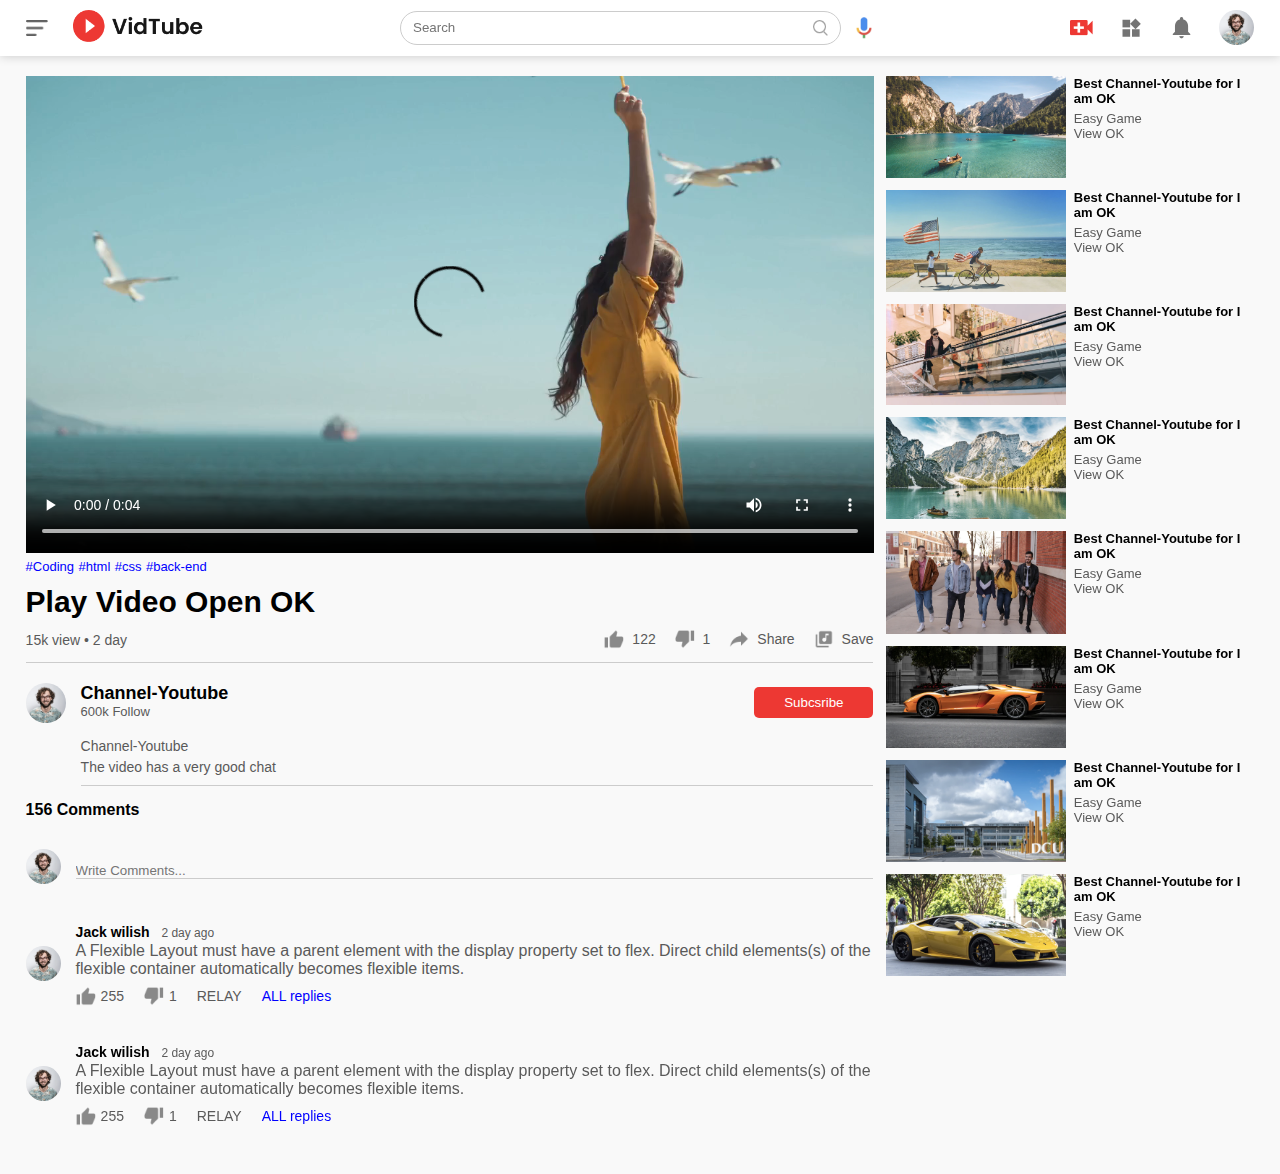
<file: play-video.html>
<!DOCTYPE html>
<html lang="en">
<head>
    <meta charset="UTF-8">
    <meta http-equiv="X-UA-Compatible" content="IE=edge">
    <meta name="viewport" content="width=device-width, initial-scale=1.0">
    <link rel="stylesheet" href="accseet/main.css">
    <title>Document</title>
</head>
<body>
    <nav class="flex-div">
        <!-- ----------------LEFT------------------ -->
        <div class="nav-left display">
            <img src="./accseet/img/images/menu.png" class="menu-icon" alt="">
            <a href="index.html">
                <img src="./accseet/img/images/logo.png" class="logo" alt="">
            </a>
            <!-- <img src="./accseet/img/images/logo.png" class="logo" alt=""> -->
        </div>

        <!-- -------------------middle------------------ -->
        <div class="nav-middle display" >
            <div class="search-box display" >
                <input type="text" placeholder="Search">
                <img src="./accseet/img/images/search.png" alt="">
            </div>
            <img src="./accseet/img/images/voice-search.png" class="mic-icon" alt="">
        </div>


        <!-- ----------------RIGHT------------------ -->
        <div class="nav-right display">
            <img src="./accseet/img/images/upload.png" alt="">
            <img src="./accseet/img/images/more.png" alt="">
            <img src="./accseet/img/images/notification.png" alt="">
            <img src="./accseet/img/images/Jack.png" alt="" class="user-icon">
        </div>
    </nav>
    <div class="container play-container">
        <div class="row">
            <div class="play-video">
                <video controls autoplay >
                    <source src="./accseet/img/images/video.mp4" type="video/mp4">
                </video>

                <div class="tags">
                    <a href="">#Coding</a>
                    <a href="">#html</a>
                    <a href="">#css</a>
                    <a href="">#back-end</a>
                </div>
                <h3>Play Video Open OK</h3>
                <div class="play-video-info">
                    <p>15k view &bull; 2 day</p>
                    <div>
                        <a href=""><img src="./accseet/img/images/like.png" alt="">122</a>
                        <a href=""><img src="./accseet/img/images/dislike.png" alt="">1</a>
                        <a href=""><img src="./accseet/img/images/share.png" alt="">Share</a>
                        <a href=""><img src="./accseet/img/images/save.png" alt="">Save</a>
                    </div>
                </div>
                <hr>
                <div class="plublisher">
                    <img src="./accseet/img/images/Jack.png" alt="">
                    <div>
                        <p>Channel-Youtube</p>
                        <span>600k Follow</span>
                    </div>
                    <button type="button"> Subcsribe</button>
                </div>
                <div class="descsription">
                    <p>Channel-Youtube</p>
                    <p>The video has a very good chat</p>
                    <hr>
                </div>
                
                <h4>156 Comments</h4>
                <div class="add-comment">
                    <img src="./accseet/img/images/Jack.png" alt="">
                    <input type="text" placeholder="Write Comments...">
                </div>
                <div class="old-comment">
                    <img src="./accseet/img/images/Jack.png" alt="">
                    <div>
                        <h3>Jack wilish <span>2 day ago</span></h3>
                        <p>A Flexible Layout must have a parent element with the display property set to flex.
                            Direct child elements(s) of the flexible container automatically becomes flexible items.</p>
                            <div class="acomment-action">
                                <img src="./accseet/img/images/like.png" alt="">
                                <span>255</span>
                                <img src="./accseet/img/images/dislike.png" alt="">
                                <span>1</span>
                                <span>RELAY</span>
                                <a href="">ALL replies</a>
                            </div>
                    </div>
                </div>
                <div class="old-comment">
                    <img src="./accseet/img/images/Jack.png" alt="">
                    <div>
                        <h3>Jack wilish <span>2 day ago</span></h3>
                        <p>A Flexible Layout must have a parent element with the display property set to flex.
                            Direct child elements(s) of the flexible container automatically becomes flexible items.</p>
                            <div class="acomment-action">
                                <img src="./accseet/img/images/like.png" alt="">
                                <span>255</span>
                                <img src="./accseet/img/images/dislike.png" alt="">
                                <span>1</span>
                                <span>RELAY</span>
                                <a href="">ALL replies</a>
                            </div>
                    </div>
                </div>

            </div>
            <div class="right-sidebar">
                <div class="side-video-lish">
                    <a href="" class="small-thumbail"><img src="./accseet/img/images/thumbnail1.png" alt=""></a>
                    <div class="vid-info">
                        <a href="">Best Channel-Youtube for I am OK</a>
                        <p>Easy Game</p>
                        <p>View OK</p>
                    </div>
                </div>
                <div class="side-video-lish">
                    <a href="" class="small-thumbail"><img src="./accseet/img/images/thumbnail2.png" alt=""></a>
                    <div class="vid-info">
                        <a href="">Best Channel-Youtube for I am OK</a>
                        <p>Easy Game</p>
                        <p>View OK</p>
                    </div>
                </div>
                <div class="side-video-lish">
                    <a href="" class="small-thumbail"><img src="./accseet/img/images/thumbnail3.png" alt=""></a>
                    <div class="vid-info">
                        <a href="">Best Channel-Youtube for I am OK</a>
                        <p>Easy Game</p>
                        <p>View OK</p>
                    </div>
                </div>
                <div class="side-video-lish">
                    <a href="" class="small-thumbail"><img src="./accseet/img/images/thumbnail4.png" alt=""></a>
                    <div class="vid-info">
                        <a href="">Best Channel-Youtube for I am OK</a>
                        <p>Easy Game</p>
                        <p>View OK</p>
                    </div>
                </div>
                <div class="side-video-lish">
                    <a href="" class="small-thumbail"><img src="./accseet/img/images/thumbnail5.png" alt=""></a>
                    <div class="vid-info">
                        <a href="">Best Channel-Youtube for I am OK</a>
                        <p>Easy Game</p>
                        <p>View OK</p>
                    </div>
                </div>
                <div class="side-video-lish">
                    <a href="" class="small-thumbail"><img src="./accseet/img/images/thumbnail6.png" alt=""></a>
                    <div class="vid-info">
                        <a href="">Best Channel-Youtube for I am OK</a>
                        <p>Easy Game</p>
                        <p>View OK</p>
                    </div>
                </div>
                <div class="side-video-lish">
                    <a href="" class="small-thumbail"><img src="./accseet/img/images/thumbnail7.png" alt=""></a>
                    <div class="vid-info">
                        <a href="">Best Channel-Youtube for I am OK</a>
                        <p>Easy Game</p>
                        <p>View OK</p>
                    </div>
                </div>
                <div class="side-video-lish">
                    <a href="" class="small-thumbail"><img src="./accseet/img/images/thumbnail8.png" alt=""></a>
                    <div class="vid-info">
                        <a href="">Best Channel-Youtube for I am OK</a>
                        <p>Easy Game</p>
                        <p>View OK</p>
                    </div>
                </div>
            </div>
        </div>
    </div>
</body>
</html>
</file>
<file: accseet/main.css>
*{
    margin: 0;
    padding: 0;
    box-sizing: border-box;
    font-family: 'poppina',sans-serif;
}
a{
    text-decoration: none;
    color: #5a5a5a;
}
img{
    cursor: pointer;
}
.display{
    display: flex;
    align-items: center;
}

/* ------------------------NAV--------------- */
.flex-div{
    display: flex;
    align-items: center;
    justify-content: space-between;
    padding: 10px 2%;
    background-color: #fff;
    box-shadow: 0 0 10px rgba(0, 0, 0, 0.2);
    /* position: fixed;
    width: 100%; */
    position: sticky;   /*sticky không hỗ trợ nhiều trình duyệt  vào tranh can i use  để kiểm tra*/
    top: 0;
    z-index: 1;
}

/* -----------------NAV RIGHT---------------- */
.nav-right img{
    width: 25px;
    margin-right: 25px;
}
.nav-right .user-icon{
    width: 35px;
    border-radius: 50%;
    margin-right: 0;
}



/*  ----------------NAV LEFT------------------ */
.nav-left .menu-icon{
    width: 22px;
    margin-right: 25px;
}
.nav-left .logo{
    width: 130px;
}


/*-- -------------------NAV middle------------------ */
.nav-middle .mic-icon{
    width: 16px;
}
.nav-middle .search-box{
    border: 1px solid #ccc;
    margin-right: 15px;
    padding: 8px 12px;
    border-radius: 25px;
}
.nav-middle .search-box input{
    width: 400px;
    outline: none;
    border: none;
    background-color: transparent;
}
.nav-middle .search-box img{
    width: 15px;
}

/* ------------------sidebar---------------- */
.sidebar{
    /* background-color: rgb(146, 37, 37); */
    height: 100vh;
    width: 15%;
    position: fixed;
    top: 0;
    padding-left: 2%;
    padding-top: 80px;
}
.shortcut-links a img{
    width: 20px;
    margin-right: 20px;
}
.shortcut-links a{
    display: flex;
    align-items: center;
    margin-bottom: 20px;
    width: fit-content;
    flex-wrap: wrap;
}
.shortcut-links a:first-child{
    color: #ed3833;
}
.sidebar hr{
    height: 1px;
    border: 0;
    background-color: #ccc;
    width: 85%;
}

.subscribed-lish h3{
    font-size: 13px;
    margin: 20px 0;
    color: #5a5a5a;
}
.subscribed-lish a{
    display: flex;
    align-items: center;
    margin-bottom: 20px;
    width: fit-content;
    flex-wrap: wrap;
}
.subscribed-lish a img{
    width: 25px;
    margin-right: 20px;
    border-radius: 50%;
}




/* ----------------main------------------- */
.container{
    background-color: #f9f9f9;
    padding-left: 17%;
    padding-right: 2%;
    padding-top: 20px;
    padding-bottom: 20px;
}
.large-container{
    padding-left: 7%;

}
.banner{
    width: 100%;
}
.banner img{
    width: 100%;
    border-radius: 8px;
}
.lish-container{
    display: grid;
    grid-template-columns: repeat(auto-fit ,minmax(250px, 1fr));
    grid-gap: 30px 16px;
    margin-top: 15px;
}
.vid-lish .thumbnail1{
    width: 100%;
    border-radius: 5px;
}
.vid-lish .display{
    align-items: flex-start;
    margin-top: 7px;
}
.vid-lish .display img{
    width: 35px;
    border-radius: 50%;
    margin-right: 10px;
}
.vid-info{
    color: #5a5a5a;
    font-size: 13px;
}
.vid-info a{
    color: #000;
    font-weight: 600;
    display: block;
    margin-bottom: 5px;
}


@media (max-width:900px){
    .menu-icon{
        display: none;
    }
    .sidebar{
        display: none;
    }
    .container,
    .large-container{
        padding-left: 5%;
        padding-right: 5%;
    }
    .nav-right img{
        display: none;
    }
    .nav-right .user-icon {
        display: block;
        width: 30px;
    }
    .nav-middle .search-box input{
        width: 100%;
    }
    .nav-middle .mic-icon{
        display: none;
    }
    .nav-left .logo{
        width: 90px;
    }
}








/* ------------------------play-video-------------- */
.play-container{
    padding-left: 2%;
}
.row{
    display: flex;
    justify-content: space-between;
    flex-wrap: wrap;
}
.play-video{
    flex-basis: 69%;
}
.right-sidebar{
    flex-basis: 30%;
}
.play-video video{
    width: 100%;
}
.side-video-lish{
    display: flex;
    justify-content: space-between;
    margin-bottom: 8px;
}
.side-video-lish img{
    width: 100%;
}
.side-video-lish .small-thumbail{
    flex-basis: 49%;
}
.side-video-lish .vid-info{
    flex-basis: 49%;
}
.tags a{
    color: #0000ff;
    font-size: 13px;
}
.play-video h3{
    margin: 10px 0;
    font-size: 30px;
}
.play-video .play-video-info{
    display: flex;
    align-items: center;
    justify-content: space-between;
    flex-wrap: wrap;
    margin-top: 10px;
    font-size: 14px;
    color: #5a5a5a;
}
.play-video .play-video-info a img{
    width: 20px;
    margin-right: 8px;
}
.play-video .play-video-info a{
    display: inline-flex;
    align-items: center;
    margin-left: 15px;
}
.play-video hr{
    border: 0;
    height: 1px;
    background-color: #ccc;
    /* color: #5a5a5a; */
    margin: 10px 0;
}
.plublisher{
    display: flex;
    align-items: center;
    margin-top: 20px;
}
.plublisher div{
    flex: 1;
    line-height: 18px;
}
.plublisher img{
    width: 40px;
    border-radius: 50%;
    margin-right: 15px;
}
.plublisher div p{
    color: #000;
    font-weight: 600;
    font-size: 18px;
}
.plublisher div span{
    font-size: 13px;
    color: #5a5a5a;
}
.plublisher button{
    background-color: #ed3833;
    color: #fff;
    padding: 8px 30px;
    border: 0;
    outline: 0;
    /* cursor: pointer; */
    border-radius: 5px;
}
.descsription{
    padding-left: 55px;
    margin: 15px 0;
}
.descsription p{
    font-size: 14px;
    margin-bottom: 5px;
    color: #5a5a5a;
}
.add-comment{
    display: flex;
    align-items: center;
    margin: 30px 0;
}
.add-comment img{
    width: 35px;
    border-radius: 50%;
    margin-right: 15px;
}
.add-comment input{
    border: 0;
    outline: none;
    border-bottom: 1px solid #ccc;
    width: 100%;
    padding-top: 10px;
    background-color: transparent;
}
.old-comment{
    display: flex;
    align-items: center;
    margin: 20px 0;
}
.old-comment img{
    margin-right: 15px;
    width: 35px;
    border-radius: 50%;
}
.old-comment h3{
        font-size: 14px;
        margin-bottom: 2px;
}
.old-comment h3 span{
    font-size: 12px;
    color: #5a5a5a;
    font-weight: 500;
    margin-left: 8px;
}
.old-comment p{
    color: #5a5a5a;
    font-weight: 100;
}
.old-comment .acomment-action{
    display: flex;
    align-items: center;
    margin: 8px 0;
    font-size: 14px;
}
.old-comment .acomment-action img{
    border-radius: 0;
    width: 20px;
    margin-right: 5px;
}
.old-comment .acomment-action span{
    margin-right: 20px;
    color: #5a5a5a;
}
.old-comment .acomment-action a{
    color: #0000ff;
}

@media (max-width:900px){
    .play-video{
        flex-basis: 100%;
    }
    .right-sidebar{
        flex-basis: 100%;
    }
    .play-container{
        padding-left: 5%;
    }
    .descsription{
        padding-left: 0;
    }
    .play-video .play-video-info a{
        margin: 15px 6px 15px 0;
    }
    .play-video .play-video-info a img{
        margin-right: 1px;
    }
}
</file>
